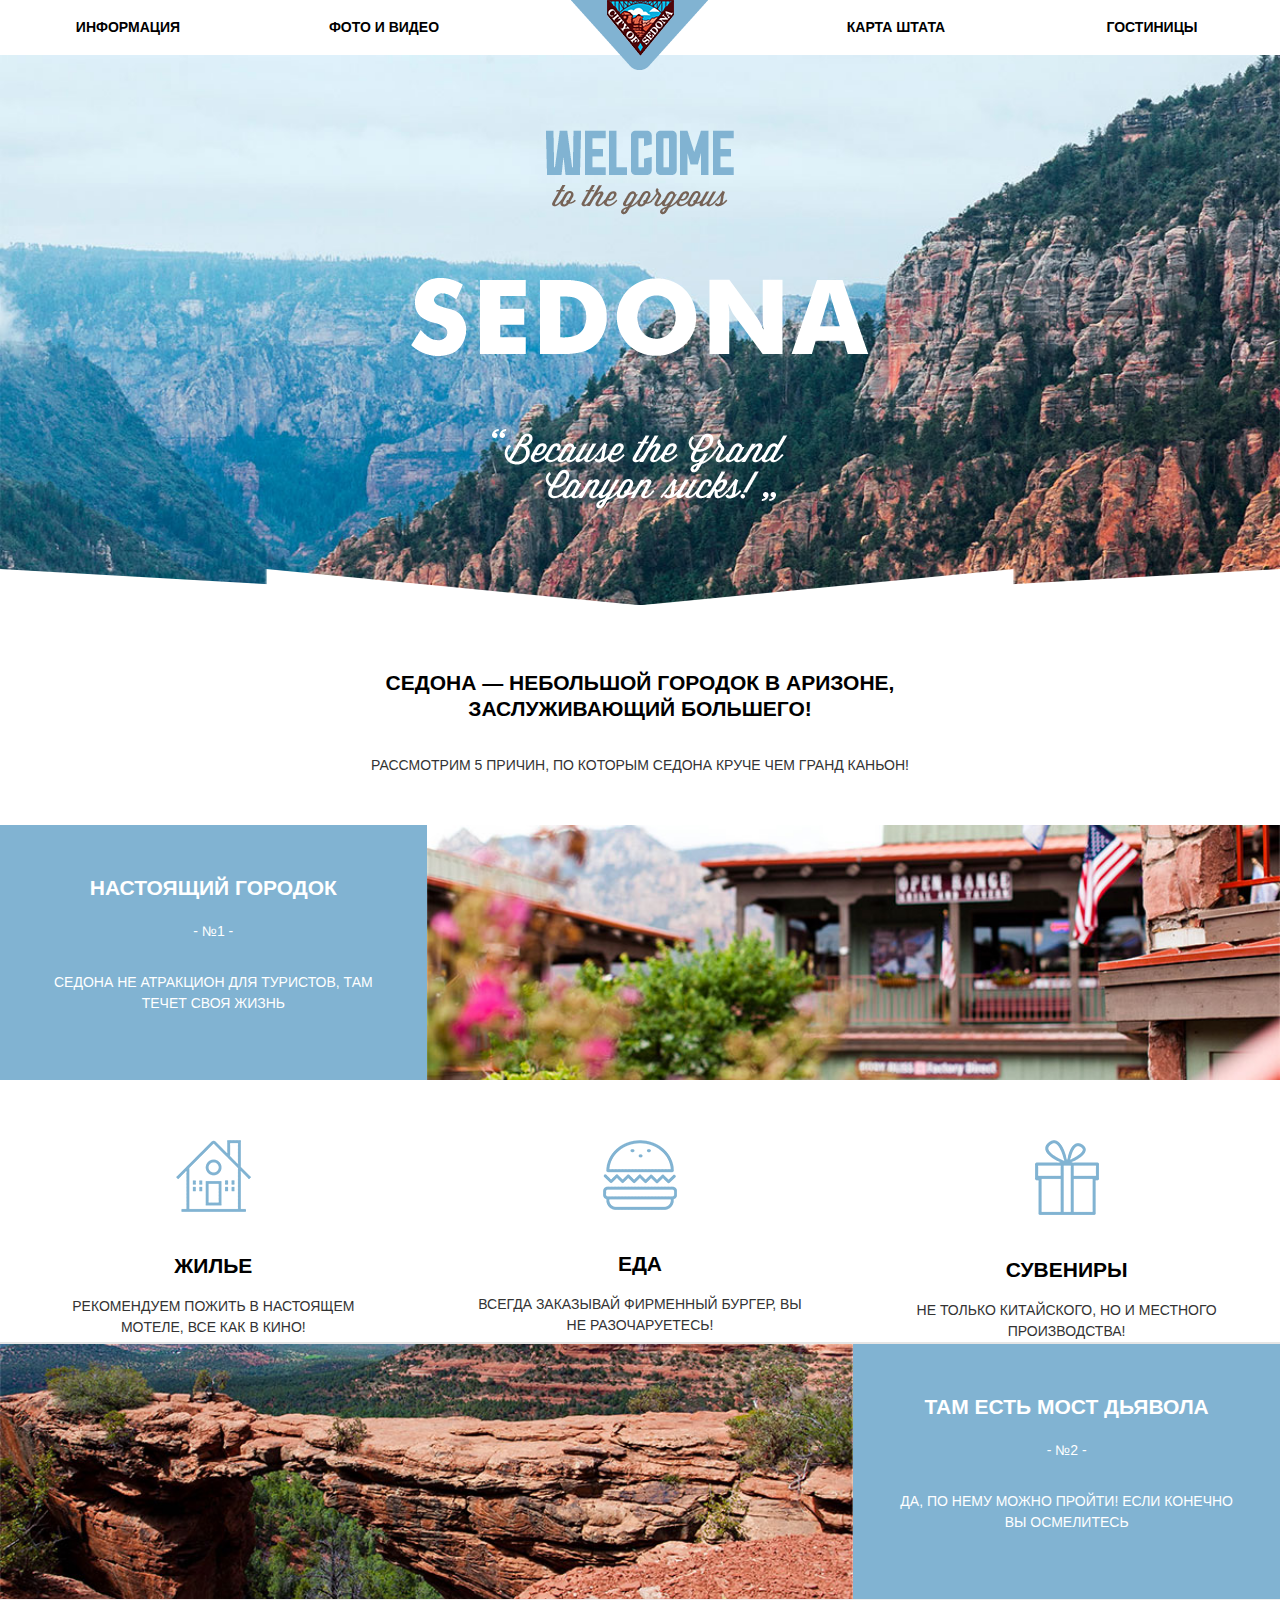
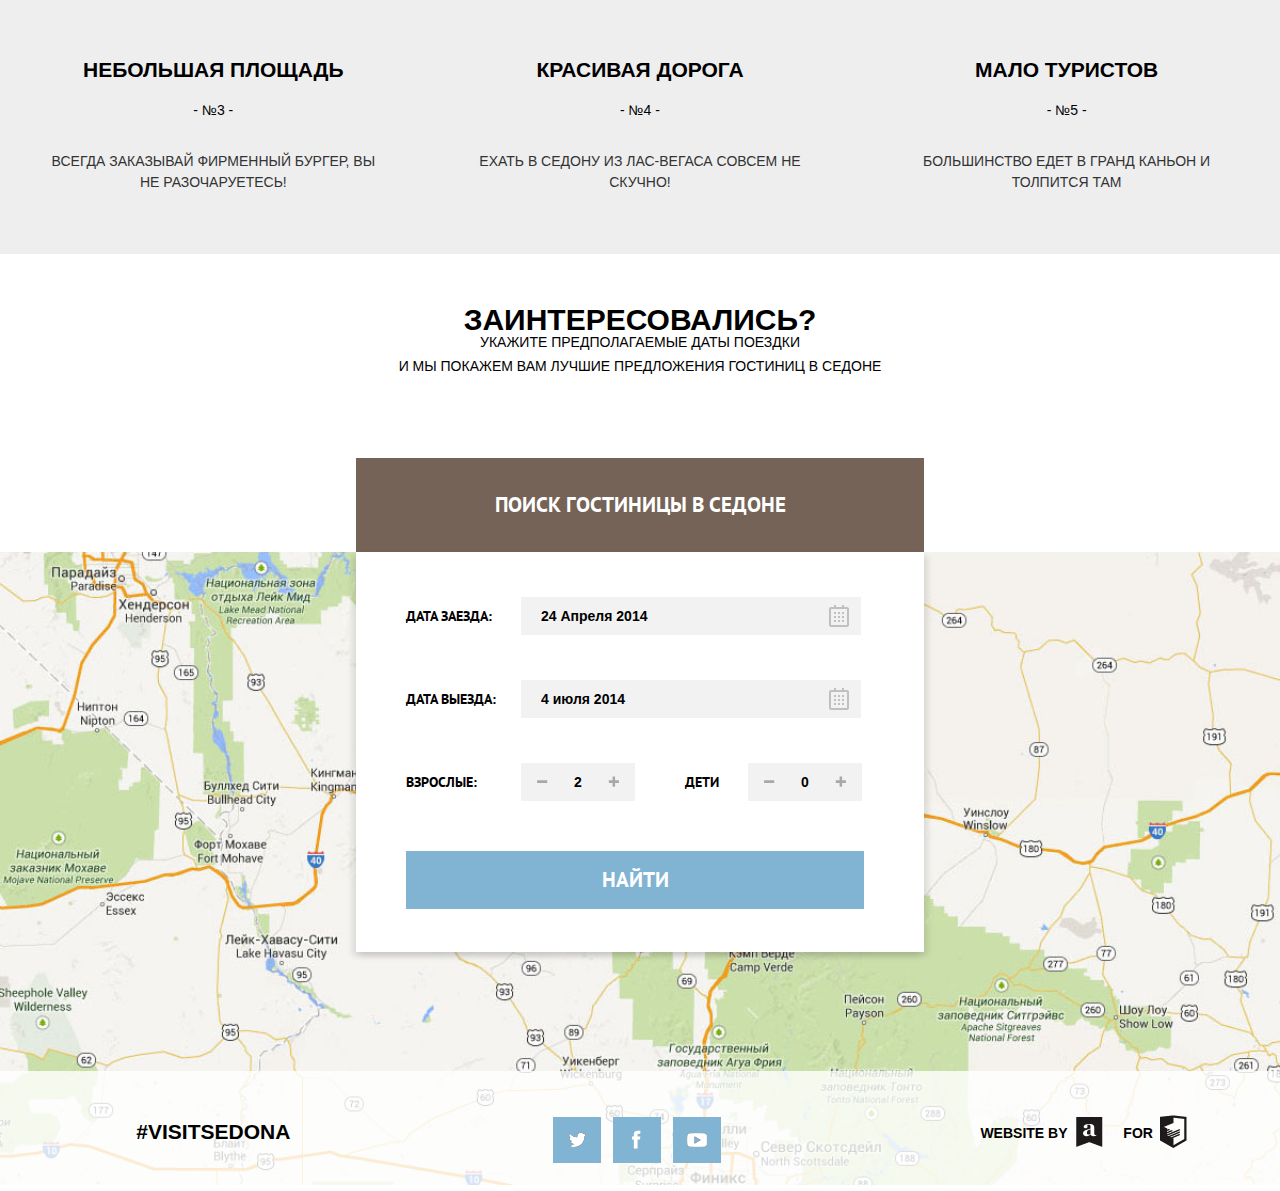
<file: index.html>
<!DOCTYPE html>
<html lang="en">

<head>
    <meta charset="UTF-8">
    <title>sedona</title>
    <link href='http://fonts.googleapis.com/css?family=PT+Sans:400,700,400italic,700italic&subset=latin,cyrillic-ext,latin-ext,cyrillic' rel='stylesheet' type='text/css'>
    <link rel="stylesheet" href="style.css">
</head>

<body>
    <div class="container">
        <header id="page-header">
            <nav class="header-menu">
                <div class="header-menu-item"><a href="#">Информация</a>
                </div>
                <div class="header-menu-item"><a href="#">Фото и видео</a>
                </div>
                <div class="header-menu-item">
                    <div class="logo-wrapper"><img src="/Images/mainpage-769.png" alt="some text">
                    </div>
                </div>
                <div class="header-menu-item"><a href="#">Карта штата</a>
                </div>
                <div class="header-menu-item"><a href="#">Гостиницы</a>
                </div>
            </nav>
            <div class="header-image">
               
                <div class="header-item header-text-1"><img src="/Images/Welcome.png" alt="welcome">
                </div>
                
                <div class="header-item header-text-2"><img src="/Images/gorgeous.png" alt="gorgeous">
                </div>
                <div class="header-item header-text-3"><img src="/Images/sedona.png" alt="sedona">
                </div>
                <div class="header-item header-text-4"><img src="/Images/Grand.png" alt="grand">
                </div>
                
                <div class="header-item mask"><img src="/Images/mask.png" alt="grand">
                </div>
                
            </div>
        </header>
        <main>
         
          
           <div class="slogan">
               <h2>
                СЕДОНА — небольшой городок в АРИЗОНЕ,
                <br> зАСЛУЖИвающий большего!   
               </h2>
               <p>
                Рассмотрим 5 причин, по которым Седона круче чем гранд каньон!   
               </p>
           </div> <!--end slogan-->
           
           
            <div class="wrap-feature">
                <div class="feature-text feature-text-left">
                    <span class="feature-title">НАСТОЯЩИЙ ГОРОДОК</span>
                    <br>
                    <span class="feature-number">- №1 -</span>
                    <br>
                    <span class="feature-content">СЕДОНА НЕ АТРАКЦИОН ДЛЯ ТУРИСТОВ, ТАМ ТЕЧЕТ СВОЯ ЖИЗНЬ</span>
                </div>
                <div class="feature-images feature-images-right">
                </div>
            </div> <!--end wrap-feature-->
            
            
            <div class="wrap-item">
               
                <div class="section-item">    
                        <div class="feture-icon"><img src="/Images/feature-icon-1.png" alt="feature-icon-1">
                        </div>
                        <div class="feature-name">
                            Жилье
                        </div>
                        <div class="feature-article">
                            Рекомендуем пожить в настоящем мотеле, все как в кино!
                        </div>    
                </div>
                
                <div class="section-item">
        
                        <div class="feture-icon"><img src="/Images/feature-icon-2.png" alt="feature-icon-1">
                        </div>
                        <div class="feature-name">
                            Еда
                        </div>
                        <div class="feature-article">
                            Всегда заказывай ФИРМЕННЫЙ БУРГЕР, Вы НЕ разочаруетесь!
                        </div>
                </div>
                
                <div class="section-item">
                        <div class="feture-icon"><img src="/Images/feature-icon-3.png" alt="feature-icon-1">
                        </div>
                        <div class="feature-name">
                            Сувениры
                        </div>
                        <div class="feature-article">
                            Не только китайского, но и местного производства!
                        </div>
                </div>
                
            </div> <!--end wrap-item-->
            
            
            <div class="wrap-feature">
                <div class="feature-images feature-images-left">
                </div>
                <div class="feature-text feature-text-right">
                    <span class="feature-title">ТАМ ЕСТЬ Мост дьявола</span>
                    <br>
                    <span class="feature-number">- №2 -</span>
                    <br>
                    <span class="feature-content">Да, по нему можно пройти! Если конечно вы осмелитесь</span>
                </div>
            </div> <!--end wrap-feature-->
            
            
            
            <div class="wrap-item-gray">
               
                <div class="section-item section-item-gray">
                        <div class="feature-name">НЕБОЛЬШАЯ ПЛОЩАДЬ</div>
                        <div class="feature-number">- №3 -</div>
                        <div class="feature-article">Всегда заказывай ФИРМЕННЫЙ БУРГЕР, Вы НЕ разочаруетесь!</div>
                </div>
                
                <div class="section-item section-item-gray">
                        <div class="feature-name">КРАСИВАЯ ДОРОГА</div>
                        <div class="feature-number">- №4 -</div>
                        <div class="feature-article">ЕХАТЬ В СЕДОНУ ИЗ ЛАС-ВЕГАСА совсем НЕ СКУЧНО!</div>
                </div>
                
                <div class="section-item section-item-gray">
                        <div class="feature-name">МАЛО ТУРИСТОВ</div>
                        <div class="feature-number">- №5 -</div>
                        <div class="feature-article">Большинство едет в гранд каньон и толпится там</div>
                </div>
                
            </div> <!--end wrap-item-gray-->
            
            
            <div class="main-proposition">
                <h2>Заинтересовались?</h2>
                <p>Укажите предполагаемые даты поездки<br>
и мы покажем вам лучшие предложения гостиниц в седоне</p>                
            </div>
            
            
            <form class="search">
                <input type="checkbox" class="btn-label" name="btn-label" id="btn-label" checked>   
                <label for="btn-label">ПОИСК ГОСТИНИЦЫ В седоне</label>
                
                <div class="search-form">
                
                    <label class="in-sedona" for="in">Дата заезда:</label>
                    <input type="text" name="in" id="in" value="24 Апреля 2014">
                    
                    <label class="out-sedona" for="out">Дата Выезда:</label>
                    <input type="text" name="out" id="out" value="4 июля 2014">
                    
                    <label for="counter-old" class="counter">Взрослые:</label>
                    <input type="text" name="counter-old" id="counter-old" class="counter-input" value="2">
                
                    <label for="counter-child" class="counter">Дети</label>
                    <input type="text" name="counter-child" id="counter-child" class="counter-input" value="0">
                    
                    <input type="submit" class="btn-search" value="Найти">

                </div>

            </form>
            
            
            <div class="main-map">
                <img src="/Images/map.jpg" alt="map">
            </div>
            
            
        </main>
        
        
        <footer id="page-footer">
           
            <div class="footer-section">
                <a href="">#visitSEDONA</a>
            </div>
            
            <div class="footer-section">
                <a href="#"><div class="social social-tw"></div></a>
                <a href="#"><div class="social social-fb"></div></a>
                <a href="#"><div class="social social-yt"></div></a>    
            </div>
            
            <div class="footer-section">
                <div class="dev-by"><a href="#">WEBSITE by</a></div>
                <div class="dev-for"><a href="#">FOR</a></div>
            </div>
        </footer>
        
        
    </div>
</body>

</html>
</file>
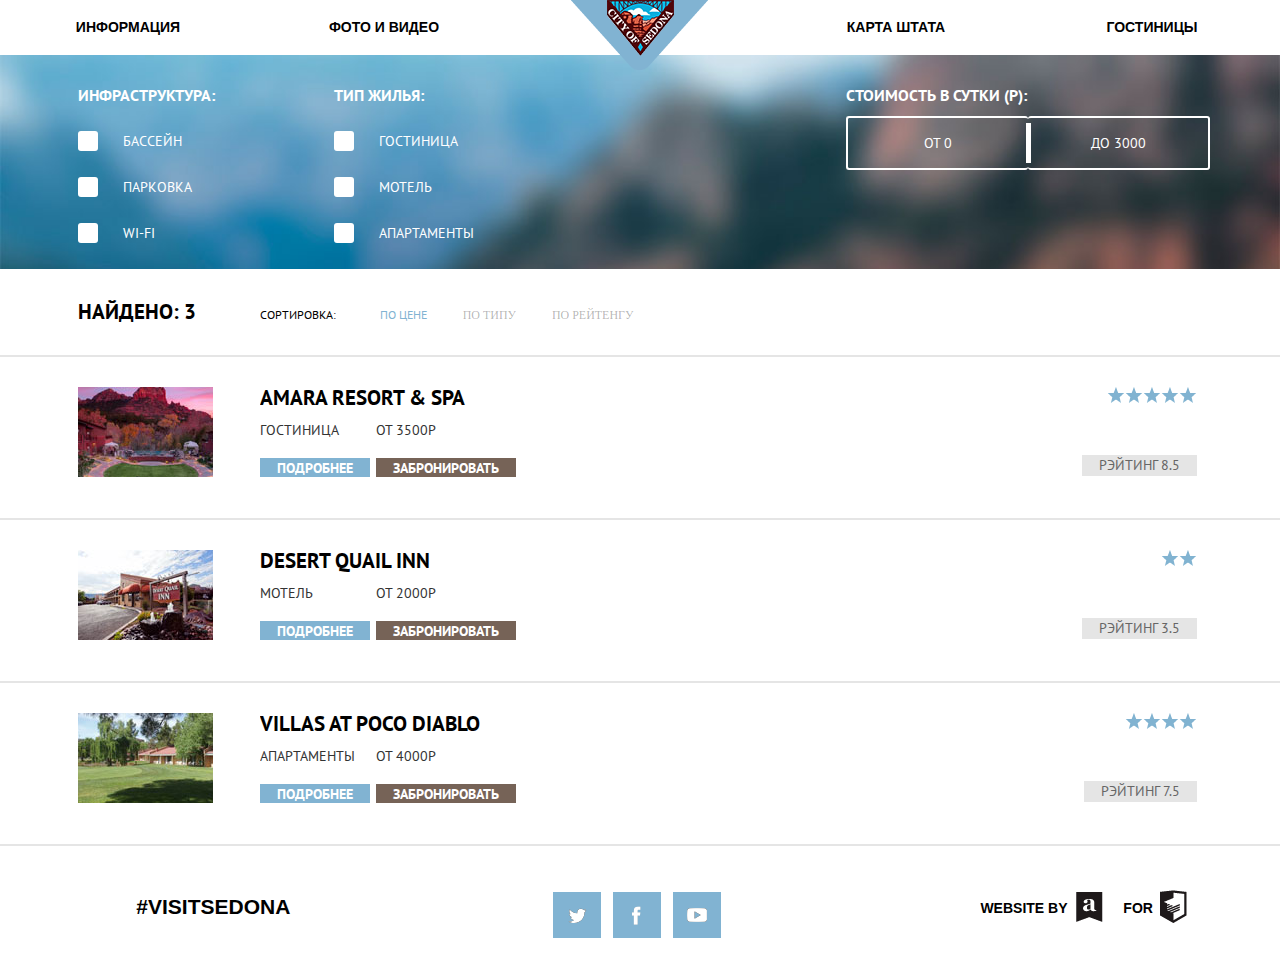
<file: filter.html>
<!DOCTYPE html>
<html lang="en">

<head>
    <meta charset="UTF-8">
    <title>sedona</title>
    <link href='http://fonts.googleapis.com/css?family=PT+Sans:400,700,400italic,700italic&subset=latin,cyrillic-ext,latin-ext,cyrillic' rel='stylesheet' type='text/css'>
    <link rel="stylesheet" href="style.css">
</head>

<body>
    <div class="container">
        <header id="page-header">
            <nav class="header-menu">
                <div class="header-menu-item"><a href="#">Информация</a>
                </div>
                <div class="header-menu-item"><a href="#">Фото и видео</a>
                </div>
                <div class="header-menu-item">
                    <div class="logo-wrapper"><img src="/Images/mainpage-769.png" alt="some text">
                    </div>
                </div>
                <div class="header-menu-item"><a href="#">Карта штата</a>
                </div>
                <div class="header-menu-item"><a href="#">Гостиницы</a>
                </div>
            </nav>
            <div class="filter-image">
                
                <div class="filter-column">
                    <h2 class="filter-column-title">Инфраструктура:</h2>
                    <form action="#" class="filter-column-form">
                        
                        <label for="column-chekbox-1" class="chekbox-label">Бассейн</label>
                        <input type="checkbox" class="column-chekbox" name="column-chekbox" id="column-chekbox-1">
                        <label for="column-chekbox-2" class="chekbox-label">Парковка</label>
                        <input type="checkbox" class="column-chekbox" name="column-chekbox" id="column-chekbox-2">    
                        <label for="column-chekbox-3" class="chekbox-label">WI-FI</label>
                        <input type="checkbox" class="column-chekbox" name="column-chekbox" id="column-chekbox-3">
                        
                    </form>
                </div>
                
                <div class="filter-column">
                    <h2 class="filter-column-title">Тип жилья:</h2>
                    <form action="#" class="filter-column-form">
                        
                        <label for="column-chekbox-1" class="chekbox-label">Гостиница</label>
                        <input type="checkbox" class="column-chekbox" name="column-chekbox" id="column-chekbox-1">
                        <label for="column-chekbox-2" class="chekbox-label">Мотель</label>
                        <input type="checkbox" class="column-chekbox" name="column-chekbox" id="column-chekbox-2">    
                        <label for="column-chekbox-3" class="chekbox-label">Апартаменты</label>
                        <input type="checkbox" class="column-chekbox" name="column-chekbox" id="column-chekbox-3">
                        
                    </form>
                </div>
                
                <div class="filter-column">
                  
                    
                </div>
                
                <div class="filter-column-wide">
                    <h2 class="filter-column-title">Стоимость в сутки (P):</h2>
                    <div class="column-range column-range-1">
                        от 0
                    </div>
                    <div class="column-range column-range-2">
                        до 3000
                    </div>
                     
                </div>
                
                  
            </div>
        </header>
        
        <main>
           <div class="sort-wrap">
                <span class="filter-number">Найдено: 3</span>
                <span class="filter-sort">Сортировка:</span>
                <span class="filter-price">По цене</span>
                <span class="filter-type">По типу</span>
                <span class="filter-rating">По рейтенгу</span>
            </div>
            
            <div class="wrap-item">
                <div class="item-img">
                    <img src="/Images/item1.jpg" alt="item1">
                </div>
                   
                <div class="item-description">   
                    <h2>Amara Resort & Spa</h2>
                    <div class="type">
                        <span>Гостиница</span>
                        <div class="more-item-btn btn-blue"><a href="#">Подробнее</a></div>
                    </div>
                    <div class="type">
                        <span>От 3500Р</span>
                        <div class="more-item-btn btn-brauwn"><a href="#">Забронировать</a></div>
                    </div>
                </div>
                
                <div class="item-rating">
                    <div class="item-stars">
                        <img src="/Images/star.svg" alt="star">
                        <img src="/Images/star.svg" alt="star">
                        <img src="/Images/star.svg" alt="star">
                        <img src="/Images/star.svg" alt="star">
                        <img src="/Images/star.svg" alt="star">
                    </div>
                    <div class="rating-btn btn-gray">
                        Рэйтинг 8.5
                    </div>
                </div> 
                

            </div>
            <div class="wrap-item">
                <div class="item-img">
                    <img src="/Images/item2.jpg" alt="item1">
                </div>
                   
                <div class="item-description">   
                    <h2>Desert Quail Inn</h2>
                    <div class="type">
                        <span>Мотель</span>
                        <div class="more-item-btn btn-blue"><a href="#">Подробнее</a></div>
                    </div>
                    <div class="type">
                        <span>От 2000Р</span>
                        <div class="more-item-btn btn-brauwn"><a href="#">Забронировать</a></div>
                    </div>
                </div>
                
                <div class="item-rating">
                    <div class="item-stars">
                        <img src="/Images/star.svg" alt="star">
                        <img src="/Images/star.svg" alt="star">
                    </div>
                    <div class="rating-btn btn-gray">
                        Рэйтинг 3.5
                    </div>
                </div>
                                    
            </div>
            
            <div class="wrap-item">
                <div class="item-img">
                    <img src="/Images/item3.jpg" alt="item1">
                </div>
                   
                <div class="item-description">   
                    <h2>Villas at Poco Diablo</h2>
                    <div class="type">
                        <span>Апартаменты</span>
                        <div class="more-item-btn btn-blue"><a href="#">Подробнее</a></div>
                    </div>
                    <div class="type">
                        <span>От 4000Р</span>
                        <div class="more-item-btn btn-brauwn"><a href="#">Забронировать</a></div>
                    </div>
                </div>
                
                <div class="item-rating">
                    <div class="item-stars">
                        <img src="/Images/star.svg" alt="star">
                        <img src="/Images/star.svg" alt="star">
                        <img src="/Images/star.svg" alt="star">
                        <img src="/Images/star.svg" alt="star">
                    </div>
                    <div class="rating-btn btn-gray">
                        Рэйтинг 7.5
                    </div>
                </div>
                                    
            </div>
            
            
            
        </main>
        
        <footer id="page-footer">
           
            <div class="footer-section footer-left">
                <a href="">#visitSEDONA</a>
            </div>
            
            <div class="footer-section footer-center">
                <a href="#"><div class="social social-tw"></div></a>
                <a href="#"><div class="social social-fb"></div></a>
                <a href="#"><div class="social social-yt"></div></a>    
            </div>
            
            <div class="footer-section footer-right">
                <div class="dev-by"><a href="#">WEBSITE by</a></div>
                <div class="dev-for"><a href="#">FOR</a></div>
            </div>
        </footer>
        
        
    </div>
</body>

</html>
</file>
<file: style.css>
html, body, h1, h2, h3, h4, h5, h6, p, div, ul, li, input, form, label, img {
    padding: 0;
    margin: 0;    
} 

html, body {
    background: #eee;
    color: #000;
    font-family: "PT Sans Regular", sans-serif;
    font-size: 14px;
    font-style: normal;
    line-height: 21px;
}

.container {
    background: #fff;
    min-width: 768px;
    max-width: 1280px;
    margin: 0 auto;
    box-shadow: 0 0 10px 0 rgba(0, 0, 0, .2);
}

.container:after {
    content: '';
    clear: both;
    display: block;
}

.header-menu {
    font-size: 0;
    height: 55px;
}

.header-menu-item {
    width: 20%;
    height: 100%;
    line-height: 55px;
    display: inline-block;
    text-align: center;
    vertical-align: middle;
}

.header-menu-item a {
    display: inline-block;
    font-size: 14px;
    font-weight: bold;
    color: #000;
    text-decoration: none;
    text-transform: uppercase;
}

.header-menu-item a:link {
    color: #000;
} 

.header-menu-item a:hover {
    color: #81b3d2;
} 

.header-menu-item a:active {
    color: rgba(0, 0, 0, .3);
} 

 .logo-wrapper {
    position: relative;
    z-index: 1;
    min-width: 70px;
    background: url(/Images/mainpage-768.png) no-repeat 50% 0;
 }

.header-image {
    margin: 0;
    padding: 0;
    background-image: url(/Images/header-image.jpg);
    -webkit-background-size: cover;
    -moz-background-size: cover;    
    -o-background-size: cover;
    background-size: cover;
    overflow: hidden;
}

.mask img {
    width: 100%;
    max-height: 37px;
    margin-bottom: -7px;
}

.header-text-1 img {
    display: block;
    margin: 75px auto 10px auto;
}

.header-text-2 img {
    display: block;
    margin: 0 auto 63px auto;
}

.header-text-3 img {
    display: block;
    margin: 0 auto 73px auto;
}

.header-text-4 img {
    display: block;
    margin: 0 auto 60px auto;
}

.slogan {
    height: 100px;
    padding: 65px 0 55px;
    text-align: center;
}

.slogan h2 {
    margin: 0;
    padding: 0;
    font-size: 21px;
    line-height: 26px;
    font-weight: bold;
    text-transform: uppercase;
}

.slogan p {
    margin: 0;
    margin-top: 30px;
    font-size: 14px;
    line-height: 26px;
    font-weight: normal;
    text-transform: uppercase;
    text-align: center;
    color: #333;
}

.feature-title {
    display: inline-block;
    margin: 50px 40px 20px 40px;
    font-size: 21px;
    line-height: 26px;
    font-weight: bold;
}

.feature-number {
    display: inline-block;
    margin: 0 40px 30px 40px;
    font-size: 14px;
    line-height: 21px;
    font-weight: normal;
}

.feature-content {
    display: inline-block;
    font-size: 14px;
    line-height: 21px;
    font-weight: normal;
    margin: 0 40px 50px 40px;
}

.feature-img img {
    min-width: 100%;
}

.section-item {
    float:left;
    width: calc(100% / 3);
    margin-top: 60px;
    vertical-align: middle;
    text-align: center;
    font-size: 0;
}

.feture-icon {
    margin: 0 50px 32px 50px;
    text-align: center;
}

.feature-name {
    margin: 0 50px 20px 50px;
    text-align: center;
    font-size: 21px;
    font-weight: bold;
    text-transform: uppercase;
}

.feature-article {
    font-size: 14px;
    line-height: 21px;
    text-align: center;
    font-weight: normal;
    color: #333;
    text-transform: uppercase;
    margin: 0 50px 0 50px;
}

.main-proposition {
    height: 204px;
    text-align: center;
    overflow: hidden;
}

.main-proposition h2{ 
        margin-top: 55px;
        font-size: 30px;
        font-weight: bold;
        text-transform: uppercase;
}

.main-proposition p {
        font-size: 14px;
        line-height: 24px;
        font-weight: normal;
        text-transform: uppercase;
}

.main-map img {
    width: 100%;
}

.main-map {
    margin-bottom: -120px;
}

.wrap-feature {
    -webkit-box-sizing: content-box;
    -o-box-sizing: content-box;
    box-sizing: content-box;
    height: 255px;
    overflow: hidden;
}

.wrap-feature::after {
    content: '';
    display: table;
    clear: both;
}

.feature-text {
    max-width: calc(100% / 3);
    min-height: 100%;
    background: #81b3d2;
    color: #fff;
    text-align: center;
    text-transform: uppercase;
}

.feature-images {
    min-height: 100%;
    width: calc(100% * (2/3));
}

.feature-images-right {
    float: right;
    background: url(/Images/feature-image-1.jpg) no-repeat 50% 50%;
    background-size: cover;
    overflow: hidden;
}

.feature-images-left {
    float: left;
    background: url(/Images/feature-image-2.jpg) no-repeat 50% 50%;
    background-size: cover;
    overflow: hidden;
}

.feature-text-left {
    float: left;
}

.feature-text-right {
    float: right;
}

.wrap-item {
    border-bottom: 2px solid #e5e5e5;
}

.wrap-item::after {
    content: '';
    display: table;
    clear: both;
}


.wrap-item-gray {
    height: 255px;
    background: #eee;
}

.wrap-item-gray::after {
    content: '';
    display: table;
    clear: both;
}

#page-footer {
    height: 120px;
    background: rgba(255, 255, 255, 0.8);
    overflow: hidden;
    position: relative;
    font-size: 0;
}

#page-footer::after {
    content: '';
    display: table;
    clear: both;
}

.footer-section {
    
    display: inline-block;
    width: calc(100% / 3);
    min-height: 100%;
    font-size: 21px;
    line-height: 120px;
    vertical-align: middle;
    text-align: center;
    text-transform: uppercase;
    font-weight: 700;
    color: #000;
}

.footer-section a {
    text-transform: uppercase;
    font-weight: 700;
    color: #000;
    text-decoration: none;
}

.footer-section a:hover {
    color: #81b3d2;
}


.social {
    display: inline-block;
    width:48px;
    height: 46px;
    background: #81b3d2;
    margin-right: 6px;
    margin-bottom: -24px;
}

.social:hover {
    background-color: #669ec0;
}

.social-tw {
    background-image: url(/Images/twitter.svg);
    background-repeat: no-repeat;
    background-position: center;
}

.social-fb {
    background-image: url(/Images/Facebook.svg);
    background-repeat: no-repeat;
    background-position: center;
}

.social-yt {
    background-image: url(/Images/Youtube.svg);
    background-repeat: no-repeat;
    background-position: center;
}

.dev-by {
    position: relative;
    display: inline-block;
    margin-right: 50px;
    font-size: 14px;   
}

.dev-by::after {
    content: '';
    display: inline-block;
    position: absolute;
    left: 110%;
    top: 37%;
    width: 30px;
    height: 30px;
    background-image: url(/Images/Glukhanko.svg);
    background-repeat: no-repeat;    
}

.dev-by:hover::after {
    background-image: url(/Images/a-hvr.svg);
    background-repeat: no-repeat;
}

.dev-for {
    display: inline-block;
    position: relative;
    font-size: 14px;
}

.dev-for::after {
    content: '';
    display: inline-block;
    position: absolute;
    left: 125%;
    top: 35%;
    width: 35px;
    height: 35px;
    background-image: url(/Images/HTML-Academy.svg);
    background-repeat: no-repeat;    
}

.dev-for:hover::after {
    background-image: url(/Images/logo-hvr.svg);
    background-repeat: no-repeat;  
}

.search {
    position: relative;
    width: 568px;
    margin: 0 auto;
    background: #766357;
    text-align: center;
    padding: 34px 0;
    font-family: "PT Sans";
    font-size: 21px; 
    font-weight: bold;
    line-height: 26px;
    text-transform: uppercase;
    text-decoration: none;
    color:  #ffffff; 
}

.search label {
    display: block;
    cursor: pointer;
}

.search-form {
    position: absolute;
    display: none;
    text-align: center;
    box-shadow: 4px 4px 6px 0 rgba(0, 0, 0, 0.1),
               -4px 4px 6px 0 rgba(0, 0, 0, 0.1);
}    


.btn-label:checked ~.search-form {
    position: absolute;
    display: block;
    width: 568px;
    height: 400px;
    background: #fff;
    left: 0;
    top: 94px;
}


.btn-label {
    display: none;
}

.search-form {
    font-family: "PT Sans";
    text-align: left;
    font-size: 0;
    font-weight: bold;
    text-transform: uppercase;
    line-height: 26px;
    color: #000; 
    padding: 0;

}

.search-form label {
    display: inline-block;
    margin: 50px 20px 0 50px;
    padding: 0;
    font-size: 14px;
    width: 95px;
}

.search-form input[type="text"] {
    display: inline-block;
    -webkit-box-sizing: content-box;
    box-sizing: content-box;
    padding: 0 20px;
    margin: 45px 50px 0 0;
    width: 300px;
    height: 38px;
    line-height: 38px;
    font-size: 14px;
    font-weight: 700;
    background-color: #f2f2f2;
    border: none;
}

input[name="in"], input[name="out"] {
    background: url(/Images/9%20blocks.svg) no-repeat 308px 8px; 
}

.btn-search {
    font-family: "PT Sans";
    display: inline-block;
    width: 458px;
    height: 58px;
    line-height: 58px;
    font-size: 21px;
    font-weight: 700;
    text-transform: uppercase;
    background: #81b3d2;
    color: #fff;
    border: none;
    margin: 50px 0 0 50px;
}

.search .search-form .counter-input {
    height: 38px;
    width: 74px;
    text-align: center;
    font-size: 14px;
    font-weight: 700;
    position: relative;
    background-color: #f2f2f2;
    background-image: url(/Images/plus-s.svg), url(/Images/minus-s.svg);
    background-repeat: no-repeat, no-repeat;
    background-position: 87px 13px, 16px 17px;
}

label[for="counter-child"], #counter-child {
    margin-left: 0;
    margin-right: 0;
}

label[for="counter-child"] {
    width: 63px;
}

.search-form input[type="text"]:hover {
    background: #ababab;
}

.search-form input[name="in"]:hover, .search-form input[name="out"]:hover {
    background-color: #ababab;
    background-image:  url(/Images/calendar-hvr.svg);
    background-repeat:  no-repeat;
    background-position:  308px 8px; 
}

.search-form input[name="in"]:focus, .search-form input[name="out"]:focus {
    background-color: #fff;
    background-image:  url(/Images/calendar-down.svg);
    background-repeat:  no-repeat;
    background-position:  308px 8px; 
}

.search .search-form .counter-input:hover {
    background-color: #ababab;
    background-image: url(/Images/plus-hvr.svg), url(/Images/minus-hvr.svg);
    background-repeat: no-repeat, no-repeat;
    background-position: 87px 13px, 16px 17px;
}

.search .search-form .counter-input:focus {
    background-color: #fff;
    background-image: url(/Images/plus-down.svg), url(/Images/minus-down.svg);
    background-repeat: no-repeat, no-repeat;
    background-position: 87px 13px, 16px 17px;
}

.btn-search:hover {
    background: #669ec0;
}

.btn-search:active {
    background: #1c4f80;
    color: rgba(f,f,f,.3);
}


/*filter page*/

.filter-image {
    background-image: url(/Images/filter-background.jpg);
    -webkit-background-size: cover;
    -moz-background-size: cover;    
    -o-background-size: cover;
    background-size: cover;
    overflow: hidden;
    font-size: 0;
    vertical-align: top;
}

.filter-image:after {
        content: '';
        display: block;
        clear: both;
            
}


.filter-column {
    width: calc((100% / 5) - ( ((100% / 5) - 100px) / 2));
    float: left;
    padding-left: calc( ((100% / 5) - 100px) / 2);
}

.filter-column-wide {
    width: calc((100% * (2 / 5)) - ( ((100% / 5) - 100px) / 2));
    float: right;
    padding-left: calc( ((100% / 5) - 100px) / 2);
    font-size: 0;
}

.column-chekbox {
    display: none;
}

.chekbox-label {
    display: block;
    position: relative;
    margin: 25px 0;
    padding-left: 45px;
    font-family: "PT Sans";
    font-size: 14px;
    line-height: 21px;
    text-transform: uppercase;
    font-weight: normal;
    color: #fff;
}

.chekbox-label:before {
    content: '';
    position: absolute;
    display: inline-block;
    width: 20px;
    height: 20px;
    background: #fff;
    border-radius: 3px;
    left: 0;
}

.filter-column-title {
    margin-top: 30px;
    font-family: "PT Sans";
    font-size: 16px;
    line-height: 21px;
    text-transform: uppercase;
    font-weight: 700;
    color: #fff;
}

.column-range {
    display: inline-block;
    margin-top: 10px; 
    width: calc((100% - ((2 * (100% / 5)) - 100px)) / 2);
    height: 50px;
    font-size: 14px;
    line-height: 50px;
    vertical-align: middle;
    font-family: "PT Sans";
    text-align: center;
    color: #fff;
    text-transform: uppercase;
}
.column-range-1 {
    border-top: 2px solid #fff;
    border-right:  none;
    border-bottom:  2px solid #fff;
    border-left: 2px solid #fff;
    border-radius: 3px;
    position: relative;
}

.column-range-1::after {
    content: '';
    display: inline-block;
    position: absolute;
    width: 5px;
    height: 40px;
    background: url(/Images/vline.png);
    top: 10%;
    left: 99%;
}

.column-range-2 {
    border-top: 2px solid #fff;
    border-right:  2px solid #fff;
    border-bottom:  2px solid #fff;
    border-left: none;
    border-radius: 3px;
}

.sort-wrap {
    height: 86px;
    border-bottom: 2px solid #e5e5e5;
}

.filter-number {
    
    display: inline-block;
    width: calc((100% / 5) - ( ((100% / 5) - 100px) / 2));
    padding-left: calc( ((100% / 5) - 100px) / 2);
    margin-top: 30px;
    font-family: "PT Sans";
    font-size: 21px;
    line-height: 26px;
    font-weight: bold;
    text-transform: uppercase;
    
}


.filter-sort {
    display: inline-block;
    font-family: "PT Sans";
    font-size: 11.989px;
    text-transform: uppercase;
    font-weight: 400;
    line-height: 5.135px;
    text-align: left;
    
}

.filter-price {
    font-family: "PT Sans";
    color:  #81b3d2;
    font-size: 11.989px; 
    font-weight: 400;
    line-height: 5.135px; 
    text-align: left;
    margin-left: 40px;
    text-transform: uppercase;
}

.filter-type {
    display: inline-block;
    margin-left: 32px;
    font-family: PTSans;
    color:  rgba(0, 0, 0, 0.3);
    font-size: 11.989px;
    font-weight: 400;
    line-height: 5.135px; 
    text-align: left;
    text-transform: uppercase;
    
}

.filter-rating {
    display: inline-block;
    margin-left: 32px;
    font-family: PTSans;
    color:  rgba(0, 0, 0, 0.3);
    font-size: 11.989px;
    font-weight: 400;
    line-height: 5.135px; 
    text-align: left;
    text-transform: uppercase;
}

.item-img {
    display: inline-block;
    width: calc((100% / 5) - ( ((100% / 5) - 100px) / 2));
    padding: 30px 0 30px calc( ((100% / 5) - 100px) / 2);
    font-size: 0;
    
}

.item-img img {    
   width: 135px;
    height: 90px;
}

.item-description {
    width: calc(100% * (2 / 5));
    margin-top: 30px; 
    text-align: left;
    vertical-align: top;
    display: inline-block;
    font-size: 0;
    max-height: 90px;
    overflow: hidden;
}

.wrap-item h2 {  
    font-family: "PT Sans";
    color:  #000;
    font-size: 21px;
    line-height: 21px;
    font-weight: 700;
    text-align: left;
    text-transform: uppercase;
}

.type {
    display: inline-block;
    font-size: 0;
    margin-right: 6px;
}


.type span {
    font-family: "PT Sans";
    display: inline-block;
    margin-top: 15px; 
    color:  #333;
    font-size: 14px; 
    font-weight: 400;
    line-height: 14px; 
    text-align: left;
    text-transform: uppercase;
}

.type .more-item-btn {
    margin-top: 12px;
    padding: 0 17px;
    vertical-align: middle;
}

.btn-blue {
    background-color: #81b3d2; 
}

.btn-brauwn {
    background-color: #766357;
}

.more-item-btn a {
    font-family: "PT Sans";
    color:  #fff;
    font-size: 14px; 
    font-weight: 700;
    line-height: 21px; 
    text-align: left;
    vertical-align: middle;
    text-decoration: none;
    text-transform: uppercase;
    
}

.item-rating {
    width: calc((100% / 5) - ( ((100% / 5) - 100px) / 2) ); 
    margin-top: 30px;
    margin-right: cacl( ((100% / 5) - 100px) / 2);
    margin-left: 19%;
    text-align: right;
    display: inline-block;
    vertical-align: top;
    font-size: 0;
    max-height: 90px;
    overflow: hidden;
}

.rating-btn {
    display: inline-block;
    margin-top: 40px; 
    padding: 0 17px;
    font-family: "PT Sans";
    color:  #666;
    font-size: 14px; 
    font-weight: 400;
    text-align: left;
    vertical-align: top;
    text-decoration: none;
    text-transform: uppercase;
}

.btn-gray {
    background-color: #e5e5e5;
}

.item-stars {
    display: inline-block;
    width: 100%;
    height: 18px;
}

.item-stars img {
    display: inline-block;
}
</file>
